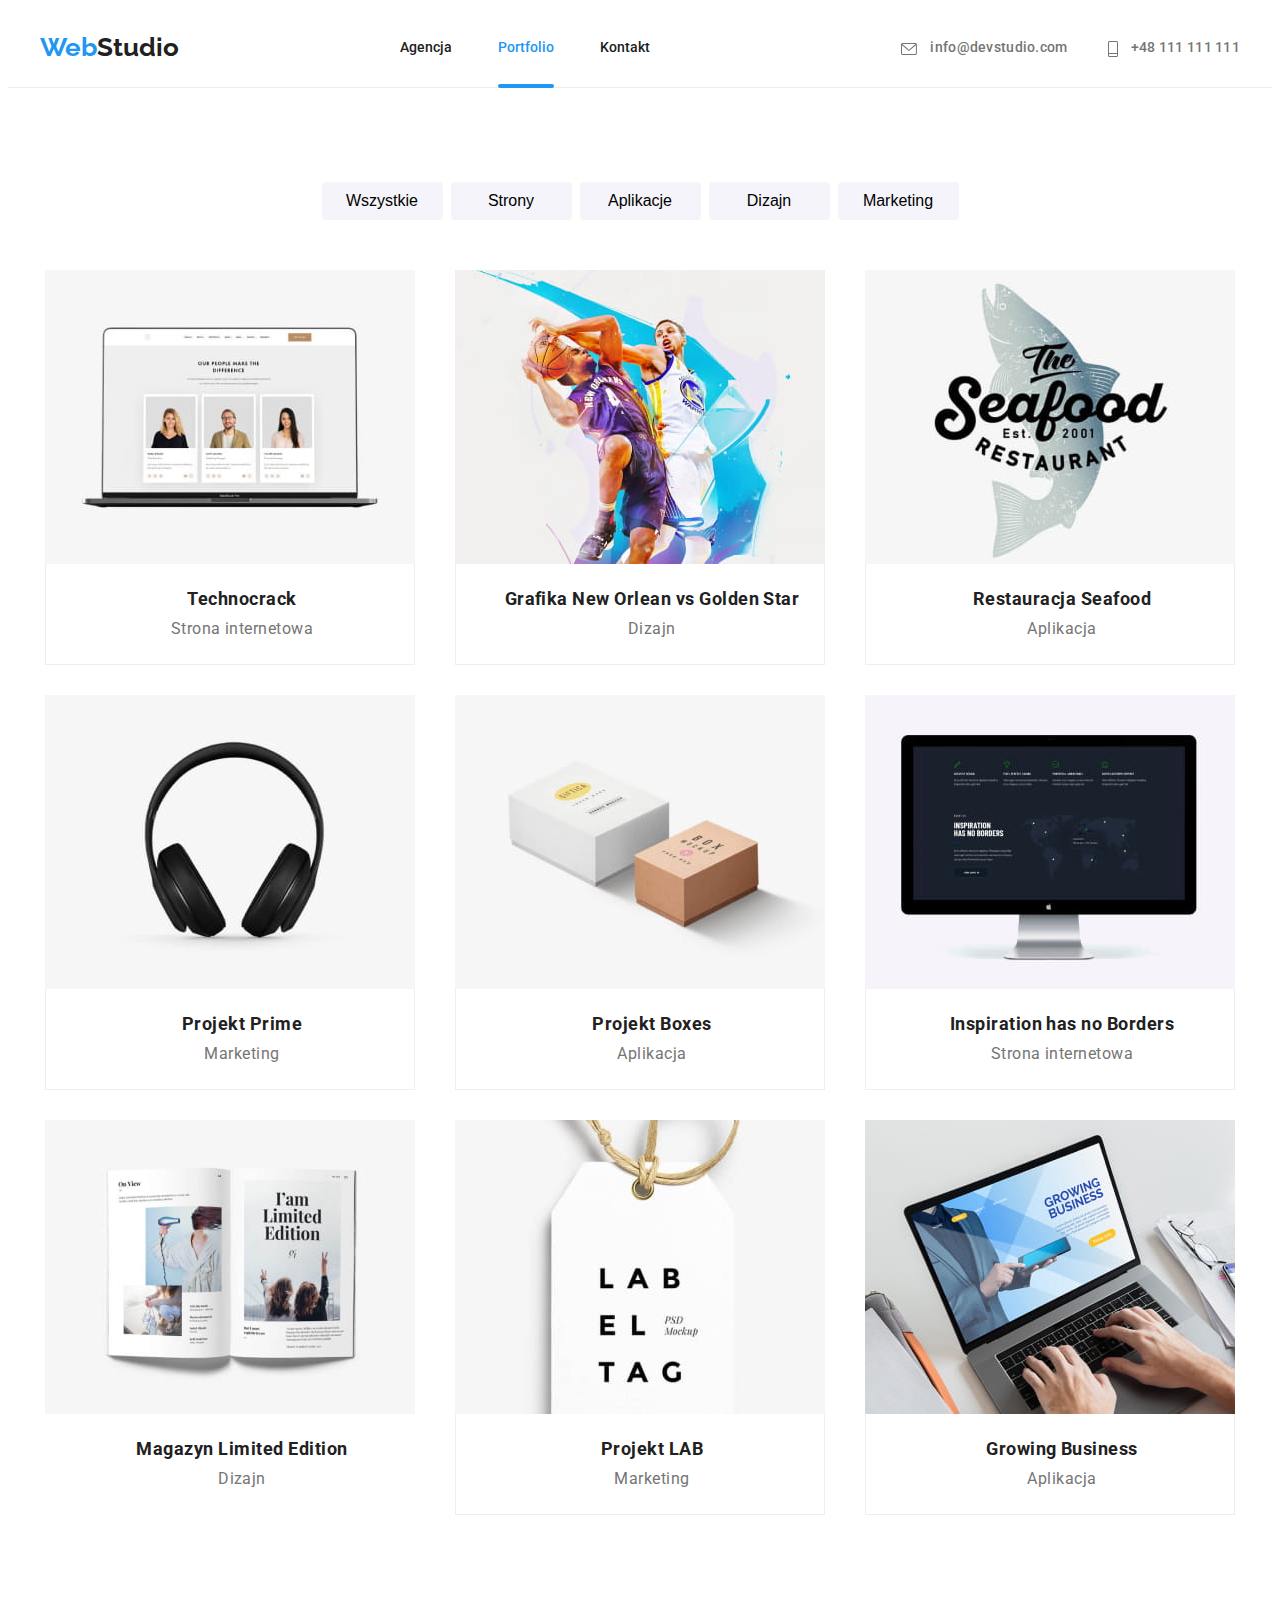
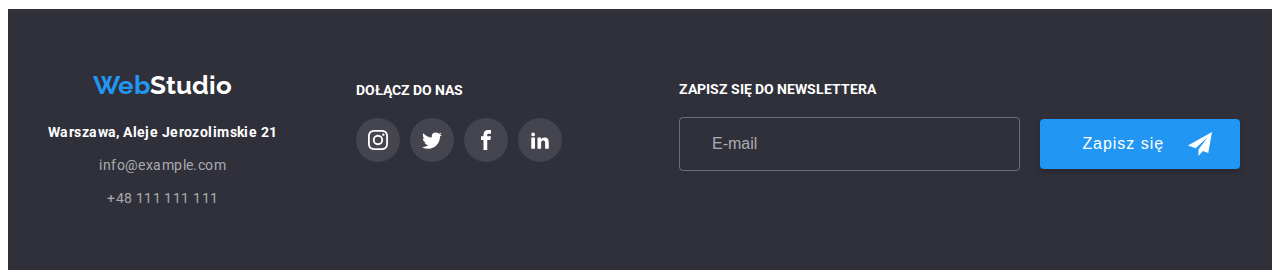
<file: portfolio.html>
<!DOCTYPE html>
<html lang="pl">
    <head>
      <meta charset="utf-8" />
      <meta http-equiv="X-UA-Compatible" content="IE=edge" />
      <meta name="viewport" content="width=device-width, initial-scale=1.0" />
        <title>WebStudio - Website</title>
        <!--Fonts-->
        <link rel="preconnect" href="https://fonts.googleapis.com" />
        <link rel="preconnect" href="https://fonts.gstatic.com" crossorigin />
        <link
            href="https://fonts.googleapis.com/css2?family=Oleo+Script&family=Raleway:wght@700&family=Roboto:wght@400;500;700;900&display=swap"
            rel="stylesheet"
        />
        <!--Normalize-->
        <link
            rel="stylesheet"
            href="https://cdnjs.cloudflare.com/ajax/libs/modern-normalize/1.1.0/modern-normalize.min.css"
            integrity="sha512-wpPYUAdjBVSE4KJnH1VR1HeZfpl1ub8YT/NKx4PuQ5NmX2tKuGu6U/JRp5y+Y8XG2tV+wKQpNHVUX03MfMFn9Q=="
            crossorigin="anonymous"
            referrerpolicy="no-referrer"
        />
        <!--My Website CSS-->
        <link rel="stylesheet" href="./css/main.min.css" />
    </head>

    <body>
      <header class="header">
        <div class="container header__wrapper">
          <a class="logo" href="index.html"
            >Web<span class="logo__studio">Studio</span>
          </a>
  
          <!--Mobile Menu -->
          <button
            class="header__menu-toggle js-open-menu"
            aria-expanded="false"
            aria-controls="mobile-menu"
          >
            <svg
              width="24"
              height="24"
              fill="currentColor"
              viewBox="0 0 20 20"
              xmlns="http://www.w3.org/2000/svg"
            >
              <path
                fill-rule="evenodd"
                d="M3 5a1 1 0 011-1h12a1 1 0 110 2H4a1 1 0 01-1-1zM3 10a1 1 0 011-1h12a1 1 0 110 2H4a1 1 0 01-1-1zM3 15a1 1 0 011-1h12a1 1 0 110 2H4a1 1 0 01-1-1z"
                clip-rule="evenodd"
              ></path>
            </svg>
          </button>
          <!--End Mobile Menu-->
  
          <!--Page Navigation-->
          <nav class="header__nav">
            <ul class="header__nav-list">
              <li>
                <a
                  class="header__nav-item"
                  href="./agencja.html"
                  >Agencja</a
                >
              </li>
              <li>
                <a class="header__nav-item header__nav-item--active" href="./portfolio.html">Portfolio</a>
              </li>
              <li>
                <a class="header__nav-item" href="./kontakt.html">Kontakt</a>
              </li>
            </ul>
          </nav>
          <ul class="header__nav-contact">
            <li>
              <a class="header__nav-link" href="mailto:info@devstudio.com">
                <svg class="header__svg" width="16" height="12">
                  <use href="./images/icons.svg#icon-email"></use>
                </svg>
                info@devstudio.com
              </a>
            </li>
            <li>
              <a class="header__nav-link" href="tel:+48111111111">
                <svg class="header__svg" width="10" height="16">
                  <use href="./images/icons.svg#icon-tel"></use>
                </svg>
                +48 111 111 111
              </a>
            </li>
          </ul>
          <!--End Page Navigation-->
        </div>
      </header>

  <!--Portfolio navigation menu-->
  <section>
    <div class="container">
        <ul class="portfolio-nav portfolio-nav__box">
            <li>
                <button class="portfolio-nav__button" type="button">Wszystkie</button>
            </li>
            <li>
                <button class="portfolio-nav__button" type="button">Strony</button>
            </li>
            <li>
               <button class="portfolio-nav__button" type="button">Aplikacje</button>
            </li>
            <li>
                <button class="portfolio-nav__button" type="button">Dizajn</button></li>
            <li>
                <button class="portfolio-nav__button" type="button">Marketing</button>
            </li>
        </ul>
    </div>
</section>
<!--End portfolio navigation menu-->

        <!--portfolio section-->
    <div class="container">
        <section class="portfolio portfolio__grid portfolio__box">
            <ul class="portfolio__list">
                <li>
                    <figure class="portfolio__figure">
                        <div class="portfolio__img-box">
                            <img src="./images/imgtechnocrack.jpg" alt="Technocrack" width="370" height="294" />
                            <div class="portfolio__overlay">
                              <p class="portfolio__pull-out-box">
                                    Technocrack jest popularną platformą wykorzystywaną do
                                    rozpowszechniania koronawirusa. Firmy wykorzystują tę
                                    platformę do celów szpiegowskich i ataków na
                                    niezabezpieczone serwery konkurencji
                                </p>
                            </div>
                        </div>
                            <figcaption class="portfolio__figcaption-box">
                                <h3 class="portfolio__title">Technocrack</h3>
                                <p class="portfolio__dscr">Strona internetowa</p>
                            </figcaption>
                    </figure>
                </li>
            </ul>

            <ul class="portfolio__list">
                <li>
                    <figure class="portfolio__figure">
                      <div class="portfolio__img-box">
                            <img src="./images/imgneworlean.jpg" alt="Grafika New Orlean vs Golden Star" width="370" height="294" />
                            <div class="portfolio__overlay">
                              <p class="portfolio__pull-out-box">
                                    Technocrack jest popularną platformą wykorzystywaną do
                                    rozpowszechniania koronawirusa. Firmy wykorzystują tę
                                    platformę do celów szpiegowskich i ataków na
                                    niezabezpieczone serwery konkurencji
                                </p>
                            </div>
                        </div> 
                        <figcaption class="portfolio__figcaption-box">
                            <h3 class="portfolio__title">Grafika New Orlean vs Golden Star</h3>
                            <p class="portfolio__dscr">Dizajn</p>
                        </figcaption>
                    </figure>
                </li>
            </ul>

            <ul class="portfolio__list">
                <li>
                    <figure class="portfolio__figure">
                      <div class="portfolio__img-box">
                            <img src="./images/imgseafood.jpg" alt="Restaurant Sea Food" width="370" height="294" />
                            <div class="portfolio__overlay">
                              <p class="portfolio__pull-out-box">
                                    Technocrack jest popularną platformą wykorzystywaną do
                                    rozpowszechniania koronawirusa. Firmy wykorzystują tę
                                    platformę do celów szpiegowskich i ataków na
                                    niezabezpieczone serwery konkurencji
                                </p>
                            </div>
                        </div>
                        <figcaption class="portfolio__figcaption-box">
                            <h3 class="portfolio__title">Restauracja Seafood</h3>
                            <p class="portfolio__dscr">Aplikacja</p>
                        </figcaption>
                    </figure>
                </li>
            </ul>

            <ul class="portfolio__list">
                <li>
                    <figure class="portfolio__figure">
                      <div class="portfolio__img-box">
                            <img src="./images/imgmarketing.jpg" alt="Project Prime" width="370" height="294" />
                                <div class="portfolio__overlay">
                                  <p class="portfolio__pull-out-box">
                                    Technocrack jest popularną platformą wykorzystywaną do
                                    rozpowszechniania koronawirusa. Firmy wykorzystują tę
                                    platformę do celów szpiegowskich i ataków na
                                    niezabezpieczone serwery konkurencji
                                    </p>
                                </div>
                        </div>
                        <figcaption class="portfolio__figcaption-box">
                            <h3 class="portfolio__title">Projekt Prime</h3>
                            <p class="portfolio__dscr">Marketing</p>
                        </figcaption>
                    </figure>
                </li>
            </ul>

            <ul class="portfolio__list">
                <li>
                    <figure class="portfolio__figure">
                      <div class="portfolio__img-box">
                            <img src="./images/imgprojectbox.jpg" alt="Project Boxes" width="370" height="294" />
                            <div class="portfolio__overlay">
                              <p class="portfolio__pull-out-box">
                                    Technocrack jest popularną platformą wykorzystywaną do
                                    rozpowszechniania koronawirusa. Firmy wykorzystują tę
                                    platformę do celów szpiegowskich i ataków na
                                    niezabezpieczone serwery konkurencji
                                </p>
                            </div>
                        </div>
                        <figcaption class="portfolio__figcaption-box">
                            <h3 class="portfolio__title">Projekt Boxes</h3>
                            <p class="portfolio__dscr">Aplikacja</p>
                        </figcaption>
                    </figure>
                </li>
            </ul>

            <ul class="portfolio__list">
                <li>
                    <figure class="portfolio__figure">
                      <div class="portfolio__img-box">
                            <img src="./images/imginspiration.jpg" alt="Inspiration has no Borders" width="370" height="294" />
                            <div class="portfolio__overlay">
                              <p class="portfolio__pull-out-box">
                                    Technocrack jest popularną platformą wykorzystywaną do
                                    rozpowszechniania koronawirusa. Firmy wykorzystują tę
                                    platformę do celów szpiegowskich i ataków na
                                    niezabezpieczone serwery konkurencji
                                </p>
                            </div>
                        </div>
                        <figcaption class="portfolio__figcaption-box">
                            <h3 class="portfolio__title">Inspiration has no Borders</h3>
                            <p class="portfolio__dscr">Strona internetowa</p>
                        </figcaption>
                    </figure>
                </li>
            </ul>

            <ul class="portfolio__list">
                <li>
                    <figure class="portfolio__figure">
                      <div class="portfolio__img-box">
                            <img src="./images/imgmagazyn.jpg" alt="Magazyn Limited Edition" width="370" height="294" />
                            <div class="portfolio__overlay">
                              <p class="portfolio__pull-out-box">
                                    Technocrack jest popularną platformą wykorzystywaną do
                                    rozpowszechniania koronawirusa. Firmy wykorzystują tę
                                    platformę do celów szpiegowskich i ataków na
                                    niezabezpieczone serwery konkurencji
                                </p>
                            </div>
                        </div>
                        <figcaption>
                            <h3 class="portfolio__title">Magazyn Limited Edition</h3>
                            <p class="portfolio__dscr">Dizajn</p>
                        </figcaption>
                    </figure>
                </li>
            </ul>

            <ul class="portfolio__list">
                <li>
                    <figure class="portfolio__figure">
                      <div class="portfolio__img-box">
                            <img src="./images/imgprojektlab.jpg" alt="Projekt LAB" width="370" height="294" />
                            <div class="portfolio__overlay">
                              <p class="portfolio__pull-out-box">
                                    Technocrack jest popularną platformą wykorzystywaną do
                                    rozpowszechniania koronawirusa. Firmy wykorzystują tę
                                    platformę do celów szpiegowskich i ataków na
                                    niezabezpieczone serwery konkurencji
                                </p>
                            </div>
                        </div>
                        <figcaption class="portfolio__figcaption-box">
                            <h3 class="portfolio__title">Projekt LAB</h3>
                            <p class="portfolio__dscr">Marketing</p>
                        </figcaption>
                    </figure>
                </li>
            </ul>

            <ul class="portfolio__list">
                <li>
                    <figure class="portfolio__figure">
                      <div class="portfolio__img-box">
                        <img src="./images/imggrowingbusiness.jpg" alt="Growing Business" width="370" height="294" />
                            <div class="portfolio__overlay">
                                <p class="portfolio__pull-out-box">
                                    Technocrack jest popularną platformą wykorzystywaną do
                                    rozpowszechniania koronawirusa. Firmy wykorzystują tę
                                    platformę do celów szpiegowskich i ataków na
                                    niezabezpieczone serwery konkurencji
                                </p>
                            </div>
                        </div>
                        <figcaption class="portfolio__figcaption-box">
                            <h3 class="portfolio__title">Growing Business</h3>
                            <p class="portfolio__dscr">Aplikacja</p>
                        </figcaption>
                    </figure>
                </li>
            </ul>
        </section>    
        </div>
        <!--End portfolio section-->
    </main>

    <!--Page footer-->
    <footer class="footer footer__bg">
      <div class="container footer__wrapper">
        <div class="footer__info">
          <div class="footer__group">
            <a href="index.html" class="logo"
              >Web<span class="logo__studio logo__studio--white">Studio</span>
            </a>
            <address class="footer__adress">
              <a
                class="footer__location"
                href="https://goo.gl/maps/cexEDxkeDW6zovho7"
                target="_blank"
                >Warszawa, Aleje Jerozolimskie 21
              </a>
              <a class="footer__contact" href="mailto:info@example.com"
                >info@example.com</a
              >
              <a class="footer__contact" href="tel:+48111111111"
                >+48 111 111 111
              </a>
            </address>
          </div>
          <div class="footer__joinus-box">
            <h3 class="footer__joinus-heading">Dołącz do nas</h3>
            <ul class="footer__social-icons">
              <li>
                <a
                  class="social-icon__svg-bg social-icon__svg-bg--footer"
                  href="#"
                >
                  <svg
                    class="social-icon__svg social-icon__svg--footer"
                    width="20"
                    height="20"
                  >
                    <use href="./images/icons.svg#icon-instagram"></use>
                  </svg>
                </a>
              </li>
              <li>
                <a
                  class="social-icon__svg-bg social-icon__svg-bg--footer"
                  href="#"
                >
                  <svg
                    class="social-icon__svg social-icon__svg--footer"
                    width="20"
                    height="20"
                  >
                    <use href="./images/icons.svg#icon-twitter"></use>
                  </svg>
                </a>
              </li>
              <li>
                <a
                  class="social-icon__svg-bg social-icon__svg-bg--footer"
                  href="#"
                >
                  <svg
                    class="social-icon__svg social-icon__svg--footer"
                    width="20"
                    height="20"
                  >
                    <use href="./images/icons.svg#icon-facebook"></use>
                  </svg>
                </a>
              </li>
              <li>
                <a
                  class="social-icon__svg-bg social-icon__svg-bg--footer"
                  href="#"
                >
                  <svg
                    class="social-icon__svg social-icon__svg--footer"
                    width="20"
                    height="20"
                  >
                    <use href="./images/icons.svg#icon-linkedin2"></use>
                  </svg>
                </a>
              </li>
            </ul>
          </div>
        </div>
        <div class="footer__newsletter">
          <h3 class="footer__title-newsletter">Zapisz się do newslettera</h3>
          <form class="footer__sub-box">
            <input
              class="footer__form-sub"
              type="email"
              name="subscribe"
              placeholder="E-mail"
              required
            />
            <button class="footer__button-subscribe" type="submit">
              <span class="footer__sub-button-text">Zapisz się</span>
              <svg class="footer__icon-send-sub" width="24" height="24">
                <use href="./images/icons.svg#icon-send-sub"></use>
              </svg>
            </button>
          </form>
        </div>
      </div>
    </footer>
    <!--End Page footer-->

    <!--Mobile menu -->
    <div class="menu-container js-menu-container" id="mobile-menu">
      <button class="menu-toggle js-close-menu">
        <svg
          class="mobile-menu__svg"
          fill="currentColor"
          viewBox="0 0 20 20"
          xmlns="http://www.w3.org/2000/svg"
          width="24"
          height="24"
        >
          <path
            fill-rule="evenodd"
            d="M4.293 4.293a1 1 0 011.414 0L10 8.586l4.293-4.293a1 1 0 111.414 1.414L11.414 10l4.293 4.293a1 1 0 01-1.414 1.414L10 11.414l-4.293 4.293a1 1 0 01-1.414-1.414L8.586 10 4.293 5.707a1 1 0 010-1.414z"
            clip-rule="evenodd"
          ></path>
        </svg>
      </button>

      <ul class="mobile-menu">
        <li>
          <a href="#" class="mobile-menu__link"
            >Agencja</a
          >
        </li>
        <li>
          <a href="./portfolio.html" class="mobile-menu__link mobile-menu__link--active">Portfolio</a>
        </li>
        <li><a href="#" class="mobile-menu__link">Kontakt</a></li>
      </ul>
      <div>
        <address>
          <a class="mobile-menu__phone" href="">+48 111 111 111</a>
          <a class="mobile-menu__email" href="mobile-menu__email"
            >info@devstudio.com</a
          >
        </address>
        <ul class="mobile-menu__social-box">
          <li><a class="mobile-menu__social-link" href="#">Instagram</a></li>
          <li><a class="mobile-menu__social-link" href="#">Twitter</a></li>
          <li><a class="mobile-menu__social-link" href="#">Facebook</a></li>
          <li><a class="mobile-menu__social-link" href="#">LinkedIn</a></li>
        </ul>
      </div>
    </div>
    <script defer src="./js/mobile-menu.js"></script>
    <!--End Moobile menu-->


</body>
</html>
</file>
<file: css/main.min.css>
body{font-family:"Roboto"}body h1,body h2,body h3,body h4,body ul,body p{margin:0;padding:0}body ul{list-style:none}body img{display:block;width:100%;height:auto}body figure{margin:0}body a{text-decoration:none}.container{width:100%;max-width:480px;padding:0 15px;margin:0 auto;text-align:center}@media screen and (min-width: 768px){.container{max-width:768px}}@media screen and (min-width: 1200px){.container{max-width:1200px}}.section{padding:60px 0}@media screen and (min-width: 1200px){.section{padding:94px 0}}.header{border-bottom:1px solid #ececec;padding:16px 0px 16px}@media screen and (min-width: 1200px){.header{padding:24px 0px 25px}}.header__menu-toggle{border:none;background-color:rgba(0,0,0,0);color:#212121}@media screen and (min-width: 768px){.header__menu-toggle{display:none}}@media screen and (min-width: 1200px){.header__menu-toggle{display:none}}.header__menu-toggle:hover,.header__menu-toggle:focus{color:#2196f3 !important}.header__wrapper{display:-webkit-box;display:-ms-flexbox;display:flex;-webkit-box-pack:justify;-ms-flex-pack:justify;justify-content:space-between;-webkit-box-align:center;-ms-flex-align:center;align-items:center}.header__nav{display:none;-webkit-box-align:center;-ms-flex-align:center;align-items:center;gap:93px}@media screen and (min-width: 768px){.header__nav{display:-webkit-box;display:-ms-flexbox;display:flex}}.header__nav-list{gap:46px}@media screen and (min-width: 768px){.header__nav-list{display:-webkit-box;display:-ms-flexbox;display:flex}}.header__nav-item{position:relative;display:block;font-weight:500;font-size:14px;color:#212121;text-decoration:none;cursor:pointer;-webkit-transition:color 250ms cubic-bezier(0.4, 0, 0.2, 1);transition:color 250ms cubic-bezier(0.4, 0, 0.2, 1)}.header__nav-item:hover,.header__nav-item:focus{color:#2196f3}.header__nav-item:is(:hover,:focus)::after{content:"";position:absolute;top:45px;left:0;width:100%;height:4px;border-radius:2px;background-color:#2196f3;pointer-events:none}.header__nav-item--active{color:#2196f3}.header__nav-item--active::after{content:"";position:absolute;top:45px;left:0;width:100%;height:4px;border-radius:2px;background-color:#2196f3;pointer-events:none}.header__nav-contact{display:none}@media screen and (min-width: 768px){.header__nav-contact{display:-webkit-box;display:-ms-flexbox;display:flex;-webkit-box-orient:vertical;-webkit-box-direction:normal;-ms-flex-direction:column;flex-direction:column;-webkit-box-align:start;-ms-flex-align:start;align-items:flex-start;gap:10px}}@media screen and (min-width: 1200px){.header__nav-contact{-webkit-box-orient:inherit;-webkit-box-direction:inherit;-ms-flex-direction:inherit;flex-direction:inherit;list-style:none;-webkit-box-align:center;-ms-flex-align:center;align-items:center}}.header__nav-link{font-weight:500;line-height:16px;letter-spacing:.02em;margin-left:30px;color:#757575;fill:currentColor;-webkit-transition:color 250ms cubic-bezier(0.4, 0, 0.2, 1);transition:color 250ms cubic-bezier(0.4, 0, 0.2, 1)}@media screen and (min-width: 768px){.header__nav-link{font-size:12px}}@media screen and (min-width: 1200px){.header__nav-link{font-size:14px}}.header__nav-link:is(:hover,:focus){color:#2196f3}.header__svg{vertical-align:middle;margin-right:10px;-webkit-transition:fill 250ms cubic-bezier(0.4, 0, 0.2, 1);transition:fill 250ms cubic-bezier(0.4, 0, 0.2, 1)}.logo{font-family:"Raleway";font-style:normal;font-weight:700;font-size:24px;text-decoration:none;color:#2196f3}@media screen and (min-width: 1200px){.logo{font-size:26px}}.logo__studio{color:#212121}.logo__studio--white{color:#fff}.slider{background:#2f303a;background-image:-webkit-gradient(linear, left top, left bottom, from(rgba(47, 48, 58, 0.4)), to(rgba(47, 48, 58, 0.4))),url("../images/bgbanner.jpg");background-image:linear-gradient(rgba(47, 48, 58, 0.4), rgba(47, 48, 58, 0.4)),url("../images/bgbanner.jpg");background-position:center;background-size:cover;background-repeat:no-repeat}.slider__wrapper{display:-webkit-box;display:-ms-flexbox;display:flex;-webkit-box-orient:vertical;-webkit-box-direction:normal;-ms-flex-direction:column;flex-direction:column;-webkit-box-pack:center;-ms-flex-pack:center;justify-content:center;-webkit-box-align:center;-ms-flex-align:center;align-items:center;padding-top:58px;padding-bottom:58px}.slider__title{max-width:365px;margin:0 auto;font-weight:900;font-size:26px;color:#fff;text-align:center;letter-spacing:.06em;margin-bottom:40px}@media screen and (min-width: 1200px){.slider__title{font-size:44px;max-width:696px}}.slider__button{padding:10px 42px 10px 41px;font-weight:700;font-size:16px;line-height:1.875;letter-spacing:.06em;cursor:pointer;border-radius:4px;border:none;color:#fff;background-color:#2196f3;-webkit-box-shadow:0px 4px 4px rgba(0,0,0,.15);box-shadow:0px 4px 4px rgba(0,0,0,.15);-webkit-transition-property:color,background-color,-webkit-transform;transition-property:color,background-color,-webkit-transform;transition-property:transform,color,background-color;transition-property:transform,color,background-color,-webkit-transform;-webkit-transition:250ms cubic-bezier(0.4, 0, 0.2, 1);transition:250ms cubic-bezier(0.4, 0, 0.2, 1)}.slider__button:hover{-webkit-transform:scale(1.1);transform:scale(1.1);color:#2196f3 !important;background-color:#fff !important}.articles{display:-webkit-box;display:-ms-flexbox;display:flex;-ms-flex-wrap:wrap;flex-wrap:wrap;gap:30px}@media screen and (min-width: 768px){.articles{-ms-flex-wrap:wrap;flex-wrap:wrap}}@media screen and (min-width: 1200px){.articles{-ms-flex-wrap:wrap;flex-wrap:wrap}}.articles__li{max-width:450px}@media screen and (min-width: 768px){.articles__li{max-width:354px}}@media screen and (min-width: 1200px){.articles__li{max-width:270px}}.articles__title{display:-webkit-box;display:-ms-flexbox;display:flex;-webkit-box-pack:center;-ms-flex-pack:center;justify-content:center;font-weight:700;font-size:14px;color:#212121;text-transform:uppercase;padding-bottom:10px}.articles__content{font-size:14px;color:#757575;letter-spacing:.03em;line-height:24px}.articles__icon-bg{background:#f5f4fa;border-radius:4px;margin-bottom:30px;display:-webkit-box;display:-ms-flexbox;display:flex;-webkit-box-pack:center;-ms-flex-pack:center;justify-content:center}@media screen and (min-width: 1200px){.articles__icon-bg{width:270px;height:120px}}.articles__icon{margin-top:25px;margin-bottom:25px}.what-we-do{display:none}@media screen and (min-width: 1200px){.what-we-do{display:-webkit-box;display:-ms-flexbox;display:flex;margin-top:-94px}}.what-we-do__list{list-style:none;display:-webkit-box;display:-ms-flexbox;display:flex;gap:30px}@media screen and (min-width: 1200px){.what-we-do__list{display:-webkit-box;display:-ms-flexbox;display:flex}}.what-we-do__img{display:block}.what-we-do__heading{font-weight:700;font-size:36px;text-align:center;margin-bottom:50px;color:#212121}.what-we-do__bg-description{width:370px;height:70px;background-color:rgba(47,48,58,.8);position:relative;bottom:70px;margin-bottom:-70px}.what-we-do__title{font-weight:700;font-style:bold;font-size:14px;text-align:center;padding:27px;color:#fff;text-transform:uppercase;letter-spacing:.03em}.our-team{font-style:normal}.our-team__bg{background:#f5f4fa}.our-team__li{max-width:450px}@media screen and (min-width: 768px){.our-team__li{max-width:354px}}@media screen and (min-width: 1200px){.our-team__li{max-width:270px}}.our-team__heading{font-weight:700;font-size:28px;text-align:center;margin-bottom:30px;color:#212121}@media screen and (min-width: 1200px){.our-team__heading{font-size:36px;margin-bottom:50px}}.our-team__figure{background:#fff;margin-left:0px;margin-bottom:30px;-webkit-box-shadow:0px 1px 3px rgba(0,0,0,.12),0px 1px 1px rgba(0,0,0,.14),0px 2px 1px rgba(0,0,0,.2);box-shadow:0px 1px 3px rgba(0,0,0,.12),0px 1px 1px rgba(0,0,0,.14),0px 2px 1px rgba(0,0,0,.2);border-radius:0px 0px 4px 4px}.our-team__list{list-style:none;display:-webkit-box;display:-ms-flexbox;display:flex;-ms-flex-wrap:wrap;flex-wrap:wrap;-webkit-column-gap:30px;-moz-column-gap:30px;column-gap:30px;font-size:16px}@media screen and (min-width: 768px){.our-team__list{-ms-flex-wrap:wrap;flex-wrap:wrap}}@media screen and (min-width: 1200px){.our-team__list{-ms-flex-wrap:wrap;flex-wrap:wrap}}.our-team__name{font-weight:500;font-size:16px;text-align:center;color:#212121;padding-top:30px}.our-team__postion{font-weight:400;font-size:16px;text-align:center;color:#757575;padding-top:10px;padding-bottom:30px}.our-customers{font-style:normal}.our-customers__heading{font-weight:700;font-size:28px;text-align:center}@media screen and (min-width: 1200px){.our-customers__heading{font-size:36px}}.our-customers__list{list-style:none;-webkit-box-pack:center;-ms-flex-pack:center;justify-content:center;display:-webkit-box;display:-ms-flexbox;display:flex;-ms-flex-wrap:wrap;flex-wrap:wrap;margin-top:30px;gap:16px}.our-customers__li{max-width:210px}@media screen and (min-width: 768px){.our-customers__li{max-width:226px}}@media screen and (min-width: 1200px){.our-customers__li{max-width:160px}}.our-customers__bg{display:-webkit-box;display:-ms-flexbox;display:flex;-webkit-box-pack:center;-ms-flex-pack:center;justify-content:center;border:1px solid #afb1b8;padding:16px 0;border-radius:4px;-webkit-transition:border-color 250ms cubic-bezier(0.4, 0, 0.2, 1);transition:border-color 250ms cubic-bezier(0.4, 0, 0.2, 1);cursor:pointer;width:210px}@media screen and (min-width: 768px){.our-customers__bg{width:226px}}@media screen and (min-width: 1200px){.our-customers__bg{width:170px;margin-top:50px}}.our-customers__bg:is(:hover,:focus){border-color:#2196f3}.our-customers__icon{fill:#afb1b8;-webkit-transition:fill 250ms cubic-bezier(0.4, 0, 0.2, 1);transition:fill 250ms cubic-bezier(0.4, 0, 0.2, 1)}.our-customers__bg:is(:hover,:focus)>.our-customers__icon{fill:#2196f3}.portfolio-nav{list-style:none;display:-webkit-box;display:-ms-flexbox;display:flex;-ms-flex-wrap:wrap;flex-wrap:wrap;size:100%;gap:8px}.portfolio-nav__box{margin-top:60px;-webkit-box-pack:center;-ms-flex-pack:center;justify-content:center}@media screen and (min-width: 1200px){.portfolio-nav__box{margin-top:94px}}.portfolio-nav__button{font-size:16px;font-weight:500;line-height:26px;cursor:pointer;border-radius:4px;border:none;background:#f5f4fa;-webkit-box-shadow:none;box-shadow:none;-webkit-transition-duration:.4s;transition-duration:.4s;width:121px;height:38px;-webkit-transform:color 250ms cubic-bezier(0.4, 0, 0.2, 1);transform:color 250ms cubic-bezier(0.4, 0, 0.2, 1);text-decoration:none}.portfolio-nav__button:hover,.portfolio-nav__button:focus{color:#fff;background-color:#2196f3;-webkit-box-shadow:0px 3px 1px rgba(0,0,0,.1),0px 1px 2px rgba(0,0,0,.08),0px 2px 2px rgba(0,0,0,.12);box-shadow:0px 3px 1px rgba(0,0,0,.1),0px 1px 2px rgba(0,0,0,.08),0px 2px 2px rgba(0,0,0,.12)}.portfolio{display:-webkit-box;display:-ms-flexbox;display:flex}.portfolio__grid{justify-items:center}@media screen and (min-width: 768px){.portfolio__grid{-ms-flex-wrap:wrap;flex-wrap:wrap}}@media screen and (min-width: 1200px){.portfolio__grid{gap:30px}}.portfolio__box{margin-top:40px;margin-bottom:60px}@media screen and (min-width: 1200px){.portfolio__box{margin-top:50px;margin-bottom:94px}}.portfolio__list{font-family:"Roboto";font-style:normal;line-height:30px;letter-spacing:.03em;list-style:none;width:calc((100% - 60px)/3)}.portfolio__list:hover{-webkit-box-shadow:0px 1px 1px rgba(0,0,0,.12),0px 4px 4px rgba(0,0,0,.06),1px 4px 6px rgba(0,0,0,.16);box-shadow:0px 1px 1px rgba(0,0,0,.12),0px 4px 4px rgba(0,0,0,.06),1px 4px 6px rgba(0,0,0,.16);-webkit-transition:-webkit-box-shadow 250ms cubic-bezier(0.4, 0, 0.2, 1);transition:-webkit-box-shadow 250ms cubic-bezier(0.4, 0, 0.2, 1);transition:box-shadow 250ms cubic-bezier(0.4, 0, 0.2, 1);transition:box-shadow 250ms cubic-bezier(0.4, 0, 0.2, 1), -webkit-box-shadow 250ms cubic-bezier(0.4, 0, 0.2, 1)}.portfolio__figure{width:100%;background-color:#fff;margin:0 auto;cursor:pointer;position:relative;overflow:hidden}@media screen and (min-width: 1200px){.portfolio__figure{width:370px}}.portfolio__img-box{position:relative;width:100%;overflow:hidden}.portfolio__overlay{position:absolute;top:0px;bottom:0px;background-color:rgba(33,150,243,.9);-webkit-transform:translateY(100%);transform:translateY(100%);-webkit-transition:250ms cubic-bezier(0.4, 0, 0.2, 1);transition:250ms cubic-bezier(0.4, 0, 0.2, 1)}.portfolio__content{font-size:16px;margin-left:24px;color:#fff;padding-top:4px;padding-bottom:20px}.portfolio__figcaption-box{border-right:1px solid #eee;border-left:1px solid #eee;border-bottom:1px solid #eee;margin-bottom:30px}@media screen and (min-width: 1200px){.portfolio__figcaption-box{margin-bottom:0px}}.portfolio__title{font-weight:700;font-size:18px;margin-left:24px;color:#212121;padding-top:20px}.portfolio__pull-out-box{font-style:normal;font-size:18px;line-height:1.56;letter-spacing:.03em;color:#fff;margin-left:0px;padding:49px 45px 49px 24px;line-height:1.56}.portfolio__dscr{font-weight:400;font-size:16px;line-height:30px;color:#757575;letter-spacing:.03em;margin-left:24px;padding-bottom:20px}.portfolio__figure:hover .portfolio__overlay{-webkit-transform:translateY(0);transform:translateY(0)}.footer{padding:60px 0}.footer__wrapper{display:-webkit-box;display:-ms-flexbox;display:flex;-webkit-box-orient:vertical;-webkit-box-direction:normal;-ms-flex-direction:column;flex-direction:column;gap:60px}@media screen and (min-width: 1200px){.footer__wrapper{-webkit-box-orient:horizontal;-webkit-box-direction:normal;-ms-flex-direction:row;flex-direction:row;-webkit-box-align:baseline;-ms-flex-align:baseline;align-items:baseline}}.footer__info{display:-webkit-box;display:-ms-flexbox;display:flex;-webkit-box-orient:vertical;-webkit-box-direction:normal;-ms-flex-direction:column;flex-direction:column;gap:60px}@media screen and (min-width: 768px){.footer__info{-webkit-box-orient:horizontal;-webkit-box-direction:normal;-ms-flex-direction:row;flex-direction:row;-webkit-box-pack:justify;-ms-flex-pack:justify;justify-content:space-between;width:100%}}.footer__group{width:100%;white-space:nowrap}.footer__bg{background:#2f303a}.footer__adress{font-style:normal;font-size:14px;line-height:24px;letter-spacing:.03em;text-decoration:none;padding-top:20px}.footer__location{font-weight:bold;color:#fff;-webkit-transition:color 250ms cubic-bezier(0.4, 0, 0.2, 1);transition:color 250ms cubic-bezier(0.4, 0, 0.2, 1)}.footer__location:hover,.footer__location:focus{color:#2196f3}.footer__contact{margin-top:9px;color:rgba(255,255,255,.6);-webkit-transition:color 250ms cubic-bezier(0.4, 0, 0.2, 1);transition:color 250ms cubic-bezier(0.4, 0, 0.2, 1);text-decoration:none;display:-webkit-box;display:-ms-flexbox;display:flex;-webkit-box-pack:center;-ms-flex-pack:center;justify-content:center;padding:0px}.footer__contact:hover,.footer__contact:focus{color:#2196f3}.footer__joinus-box{width:100%;height:80px}@media screen and (min-width: 1200px){.footer__joinus-box{margin-top:12px;margin-left:10px}}.footer__joinus-heading{margin-bottom:20px;text-transform:uppercase;font-weight:700;font-size:14px;color:#fff}@media screen and (min-width: 1200px){.footer__joinus-heading{text-align:left}}.footer__social-icons{display:-webkit-box;display:-ms-flexbox;display:flex;-webkit-box-pack:center;-ms-flex-pack:center;justify-content:center;gap:10px}@media screen and (min-width: 1200px){.footer__social-icons{-webkit-box-pack:start;-ms-flex-pack:start;justify-content:flex-start}}.footer__newsletter{width:100%;margin-top:12px}@media screen and (min-width: 1200px){.footer__newsletter{margin-left:18px}}.footer__sub-box{display:-webkit-box;display:-ms-flexbox;display:flex;-webkit-box-orient:vertical;-webkit-box-direction:normal;-ms-flex-direction:column;flex-direction:column;-webkit-box-align:center;-ms-flex-align:center;align-items:center;gap:20px}@media screen and (min-width: 1200px){.footer__sub-box{-webkit-box-orient:horizontal;-webkit-box-direction:normal;-ms-flex-direction:row;flex-direction:row}}.footer__button-subscribe{display:-webkit-box;display:-ms-flexbox;display:flex;-webkit-box-align:center;-ms-flex-align:center;align-items:center;-webkit-box-pack:center;-ms-flex-pack:center;justify-content:center;white-space:nowrap;width:200px;height:50px;border:none;border-radius:4px;background-color:#2196f3;-webkit-box-shadow:0px 4px 4px rgba(0,0,0,.15);box-shadow:0px 4px 4px rgba(0,0,0,.15);padding:0px 28px 0px 42px;gap:24px;-webkit-transition:background-color 250ms cubic-bezier(0.4, 0, 0.2, 1);transition:background-color 250ms cubic-bezier(0.4, 0, 0.2, 1)}.footer__button-subscribe:hover,.footer__button-subscribe:focus{background-color:rgba(255,255,255,.1);cursor:pointer}.footer__sub-button-text{text-align:center;font-size:16px;line-height:1.875;letter-spacing:.06em;color:#fff}.footer__icon-send-sub{fill:#fff}.footer__form-sub{width:100%;height:50px;background-color:rgba(0,0,0,0);border-radius:4px;color:rgba(255,255,255,.6);border:1px solid rgba(255,255,255,.3);padding-left:16px}.footer__form-sub::-webkit-input-placeholder{font-size:16px;color:rgba(255,255,255,.6);padding-left:16px}.footer__form-sub::-moz-placeholder{font-size:16px;color:rgba(255,255,255,.6);padding-left:16px}.footer__form-sub:-ms-input-placeholder{font-size:16px;color:rgba(255,255,255,.6);padding-left:16px}.footer__form-sub::-ms-input-placeholder{font-size:16px;color:rgba(255,255,255,.6);padding-left:16px}.footer__form-sub::placeholder{font-size:16px;color:rgba(255,255,255,.6);padding-left:16px}@media screen and (min-width: 768px){.footer__form-sub{max-width:450px}}.footer__title-newsletter{text-transform:uppercase;font-weight:700;font-style:bold;font-size:14px;line-height:16px;color:#fff;margin-bottom:20px}@media screen and (min-width: 1200px){.footer__title-newsletter{text-align:left}}.social-icon{display:-webkit-box;display:-ms-flexbox;display:flex;-webkit-box-pack:center;-ms-flex-pack:center;justify-content:center;padding-bottom:30px;gap:10px}.social-icon__svg-bg{display:-webkit-box;display:-ms-flexbox;display:flex;-webkit-box-pack:center;-ms-flex-pack:center;justify-content:center;-webkit-box-align:center;-ms-flex-align:center;align-items:center;background-color:rgba(0,0,0,0);border-radius:50%;width:44px;height:44px;-webkit-transition-property:background-color,fill;transition-property:background-color,fill;-webkit-transition:250ms cubic-bezier(0.4, 0, 0.2, 1);transition:250ms cubic-bezier(0.4, 0, 0.2, 1)}.social-icon__svg-bg--footer{background-color:rgba(255,255,255,.1)}.social-icon__svg-bg:hover,.social-icon__svg-bg:focus{background-color:#2196f3}.social-icon__svg-bg:is(:hover,:focus)>.social-icon__svg{fill:#fff}.social-icon__svg{fill:#757575;vertical-align:middle}.social-icon__svg--footer{fill:#fff}.is-hidden.is-hidden{visibility:hidden;opacity:0;pointer-events:none;-webkit-transition:opacity 500ms ease,visibility 500ms ease;transition:opacity 500ms ease,visibility 500ms ease}.modal-backdrop{position:fixed;display:-webkit-box;display:-ms-flexbox;display:flex;-webkit-box-pack:center;-ms-flex-pack:center;justify-content:center;-webkit-box-align:center;-ms-flex-align:center;align-items:center;background-color:rgba(0,0,0,.2);inset:0}.modal-backdrop.is-hidden .modal-box{-webkit-transform:scale(0);transform:scale(0)}.modal{position:relative;width:100%;border-radius:4px;background-color:#fff;-webkit-transition:-webkit-transform .6s;transition:-webkit-transform .6s;transition:transform .6s;transition:transform .6s, -webkit-transform .6s;-webkit-transition-timing-function:ease;transition-timing-function:ease;padding:40px;text-align:center}@media screen and (min-width: 768px){.modal{margin:auto;width:450px}}@media screen and (min-width: 1200px){.modal{margin:auto;width:528px}}.modal__close-btn{position:absolute;right:8px;top:8px;width:30px;height:30px;border:1px solid rgba(0,0,0,.1);background-color:inherit;border-radius:50%;background-color:#fff;cursor:pointer}.modal__form{font-family:Roboto}.modal__form-title{font-style:bold;font-size:20px;line-height:23px;color:#212121;text-align:center;margin-bottom:30px}.modal__form-field-name{display:block;font-style:regular;font-size:12px;line-height:14px;color:#757575;margin-bottom:4px;text-align:start}.modal__form-icon{position:absolute;left:55px;margin-top:20px;-webkit-transform:translateY(-50%);transform:translateY(-50%);fill:#212121;-webkit-transition:250ms cubic-bezier(0.4, 0, 0.2, 1);transition:250ms cubic-bezier(0.4, 0, 0.2, 1)}.modal__form-icon:hover,.modal__form-icon:focus{fill:#2196f3}.modal__form-field{width:100%;height:40px;margin-bottom:10px;border:solid 1px;border-radius:4px;border-color:rgba(33,33,33,.2);padding-left:40px;-webkit-transition:250ms cubic-bezier(0.4, 0, 0.2, 1);transition:250ms cubic-bezier(0.4, 0, 0.2, 1)}.modal__form-field:focus,.modal__form-field:hover{border-color:#2196f3 !important;outline:none}.modal__form-field-comment{width:448px;height:120px;margin-bottom:20px;border:solid 1px;border-radius:4px;border-color:rgba(33,33,33,.2);-webkit-transition:border-color 250ms cubic-bezier(0.4, 0, 0.2, 1);transition:border-color 250ms cubic-bezier(0.4, 0, 0.2, 1)}.modal__form-field-comment:hover,.modal__form-field-comment:focus{border-color:#2196f3}.modal__form-field:focus+.modal__form-icon{fill:#2196f3}.modal__textarea{width:100%;height:120px;font-size:12px;color:rgba(117,117,117,.5);letter-spacing:.01em;padding:16px 12px 16px 12px}.modal__privacy-box{display:-webkit-box;display:-ms-flexbox;display:flex;gap:7px;margin-bottom:30px;text-align:center;-webkit-box-align:center;-ms-flex-align:center;align-items:center;cursor:pointer;margin-left:14px}.modal__checkbox-wrapper{position:relative;width:16px}.modal__checkbox-hidden{display:none}.modal__checkbox-not-checked{position:absolute;-webkit-transform:translate(0%, -50%);transform:translate(0%, -50%);top:0;left:0;opacity:1}.modal__checkbox-checked{position:absolute;-webkit-transform:translate(0%, -50%);transform:translate(0%, -50%);top:0;left:0;opacity:0;z-index:1}.modal__checkbox-hidden:checked~.modal__checkbox-checked{opacity:1}.modal__checkbox-hidden:checked+.modal__checkbox-not-checked{opacity:0}.modal__text-privacy-form{font-style:regular;font-size:12px;line-height:24px;color:#757575}@media screen and (min-width: 1200px){.modal__text-privacy-form{font-size:14px}}.modal__text-privacy-form-link{color:#2196f3}.modal__button-submit{width:200px;height:50px;background-color:#2196f3;color:#fff;border:none;border-radius:4px;letter-spacing:.06em;cursor:pointer;-webkit-box-shadow:0px 4px 4px rgba(0,0,0,.15);box-shadow:0px 4px 4px rgba(0,0,0,.15);-webkit-transition:250ms cubic-bezier(0.4, 0, 0.2, 1);transition:250ms cubic-bezier(0.4, 0, 0.2, 1)}.modal__button-submit:hover,.modal__button-submit:focus{-webkit-transform:scale(1.1);transform:scale(1.1)}.menu-container{position:fixed;inset:0;padding:48px 40px 48px 40px;background-color:#fff;z-index:999;display:-webkit-box;display:-ms-flexbox;display:flex;-webkit-box-orient:vertical;-webkit-box-direction:normal;-ms-flex-direction:column;flex-direction:column;-webkit-box-pack:justify;-ms-flex-pack:justify;justify-content:space-between;-webkit-transform:translateX(100%);transform:translateX(100%);-webkit-transition:-webkit-transform 250ms ease-in-out;transition:-webkit-transform 250ms ease-in-out;transition:transform 250ms ease-in-out;transition:transform 250ms ease-in-out, -webkit-transform 250ms ease-in-out}.menu-container.is-open{-webkit-transform:translateX(0);transform:translateX(0)}.menu-container .menu-toggle{position:absolute;top:16px;right:16px;border:none}.menu-toggle{display:-webkit-box;display:-ms-flexbox;display:flex;border:none;background-color:rgba(0,0,0,0);color:#212121}.mobile-menu{padding:0;margin:0;list-style:none;font-family:"Roboto";font-weight:500;text-decoration:none;letter-spacing:.02em}.mobile-menu__link{display:block;text-align:left;margin-bottom:32px;font-size:40px;color:#212121;-webkit-transition:250ms cubic-bezier(0.4, 0, 0.2, 1);transition:250ms cubic-bezier(0.4, 0, 0.2, 1)}.mobile-menu__link:hover,.mobile-menu__link:focus{color:#2196f3}.mobile-menu__link--active{color:#2196f3}.mobile-menu__phone{display:block;text-align:left;font-size:34px;line-height:1.17;letter-spacing:.02em;margin-bottom:32px;color:#2196f3}.mobile-menu__email{display:block;text-align:left;font-size:24px;line-height:1.17;letter-spacing:.02em;margin-bottom:64px;color:#757575}.mobile-menu__social-box{display:-webkit-box;display:-ms-flexbox;display:flex;-ms-flex-wrap:wrap;flex-wrap:wrap}.mobile-menu__social-link{list-style:none;font-size:18px;line-height:1.22;color:#2196f3;text-decoration:none;display:inline-block;padding-right:10px;margin-right:10px;border-right:1px solid rgba(33,33,33,.2)}.mobile-menu__svg{fill:#212121;background-color:#fff;cursor:pointer}.mobile-menu__svg:hover,.mobile-menu__svg:focus{fill:#2196f3 !important}/*# sourceMappingURL=main.min.css.map */
</file>
